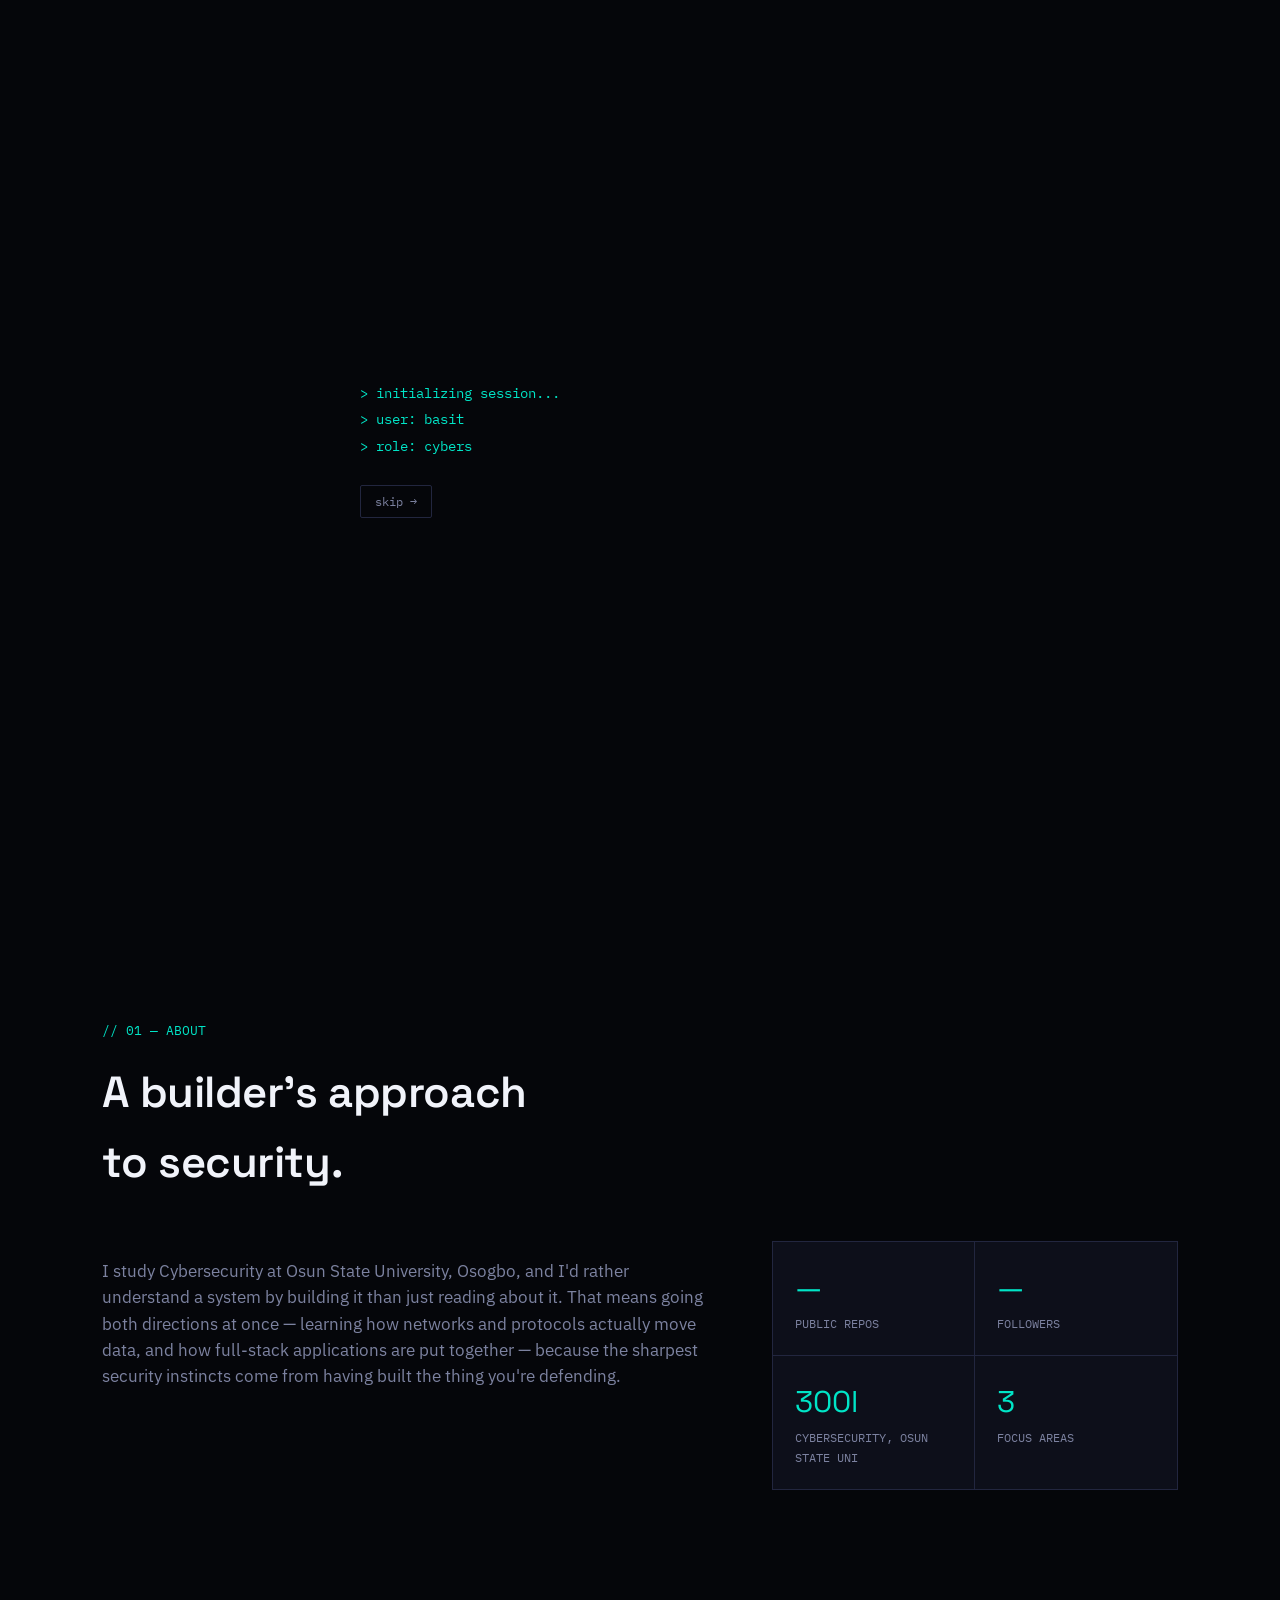
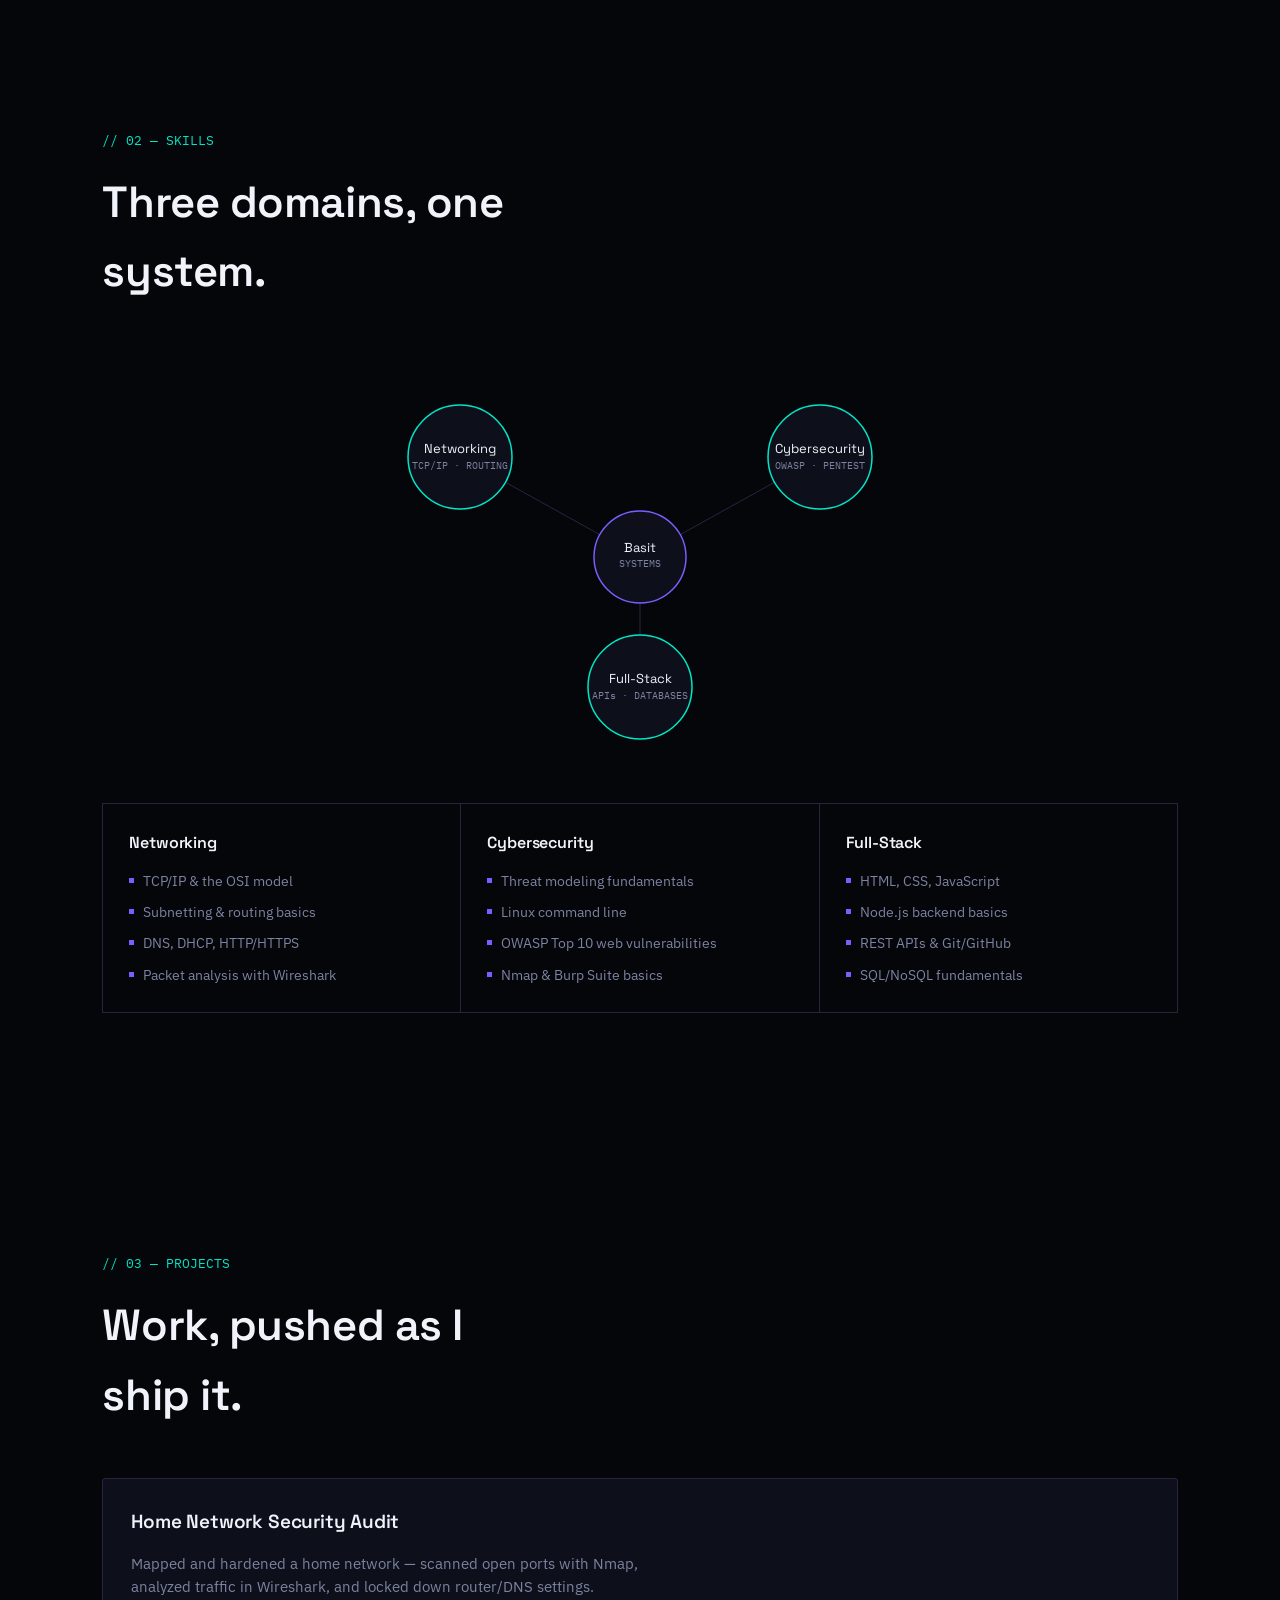
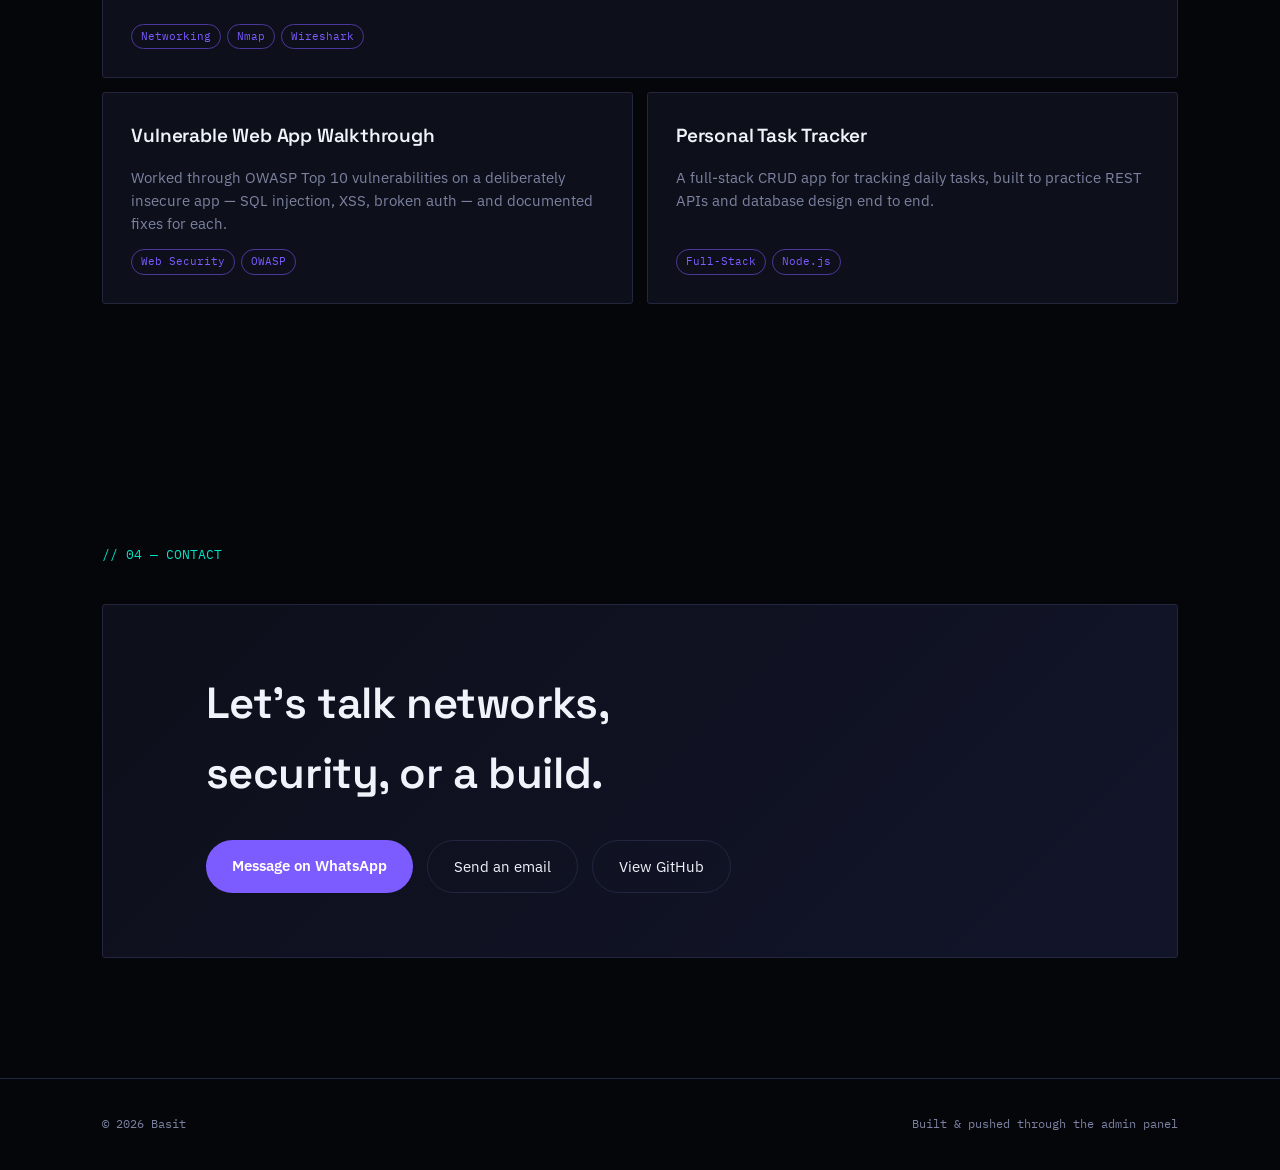
<file: index.html>
<!DOCTYPE html>
<html lang="en">
<head>
<meta charset="UTF-8">
<meta name="viewport" content="width=device-width, initial-scale=1.0">
<title>Basit — Cybersecurity, Networking & Full-Stack</title>
<meta name="description" content="Basit — Cybersecurity student. Networking, application security, and full-stack builds.">
<link rel="preconnect" href="https://fonts.googleapis.com">
<link href="https://fonts.googleapis.com/css2?family=Space+Grotesk:wght@500;600;700&family=IBM+Plex+Sans:wght@400;500;600&family=IBM+Plex+Mono:wght@400;500&display=swap" rel="stylesheet">
<link rel="stylesheet" href="style.css">
</head>
<body>

<div id="boot">
  <div class="boot-box mono" id="bootLines"></div>
</div>

<nav class="floating">
  <span class="nav-mark">B.</span>
  <a href="#about">About</a>
  <a href="#skills">Skills</a>
  <a href="#projects">Projects</a>
  <a href="https://wa.me/2348032068431" target="_blank" rel="noopener" class="nav-cta">WhatsApp</a>
</nav>

<section class="hero" id="home">
  <canvas id="netCanvas"></canvas>
  <div class="hero-inner">
    <div class="eyebrow"><span class="dot"></span>AVAILABLE FOR COLLABS &amp; INTERNSHIPS</div>
    <h1>Basit builds <span class="accent">secure</span> systems<br>from the network up.</h1>
    <p class="lede">Cybersecurity student at Osun State University — learning how networks are architected, where applications fail, and shipping full-stack projects that put both into practice.</p>
    <div class="hero-actions">
      <a class="btn-solid" href="#projects">See the work</a>
      <a class="btn-ghost" href="https://wa.me/2348032068431" target="_blank" rel="noopener">Message on WhatsApp</a>
    </div>
  </div>
  <div class="scroll-cue"><span class="line"></span>SCROLL</div>
</section>

<section class="section" id="about">
  <span class="tag-label">// 01 — ABOUT</span>
  <h2 class="display reveal">A builder's approach to security.</h2>
  <div class="about-wrap">
    <p class="reveal">I study Cybersecurity at Osun State University, Osogbo, and I'd rather understand a system by building it than just reading about it. That means going both directions at once — learning how networks and protocols actually move data, and how full-stack applications are put together — because the sharpest security instincts come from having built the thing you're defending.</p>
    <div class="gh-stats reveal" id="ghStats">
      <div class="gh-stat"><div class="num" id="ghRepos">—</div><div class="lbl">PUBLIC REPOS</div></div>
      <div class="gh-stat"><div class="num" id="ghFollowers">—</div><div class="lbl">FOLLOWERS</div></div>
      <div class="gh-stat"><div class="num">300l</div><div class="lbl">CYBERSECURITY, OSUN STATE UNI</div></div>
      <div class="gh-stat"><div class="num">3</div><div class="lbl">FOCUS AREAS</div></div>
    </div>
  </div>
</section>

<section class="section" id="skills">
  <span class="tag-label">// 02 — SKILLS</span>
  <h2 class="display reveal">Three domains, one system.</h2>

  <div class="orbit-wrap reveal">
    <svg viewBox="0 0 640 380" fill="none">
      <g stroke="#22263F" stroke-width="1">
        <line x1="320" y1="190" x2="140" y2="90"/>
        <line x1="320" y1="190" x2="500" y2="90"/>
        <line x1="320" y1="190" x2="320" y2="320"/>
      </g>
      <circle cx="320" cy="190" r="46" fill="#0D0F1A" stroke="#7C5CFF" stroke-width="1.5"/>
      <text x="320" y="185" text-anchor="middle" class="orbit-label">Basit</text>
      <text x="320" y="200" text-anchor="middle" class="orbit-sub">SYSTEMS</text>

      <circle cx="140" cy="90" r="52" fill="#0D0F1A" stroke="#00E5C7" stroke-width="1.5"/>
      <text x="140" y="86" text-anchor="middle" class="orbit-label">Networking</text>
      <text x="140" y="102" text-anchor="middle" class="orbit-sub">TCP/IP · ROUTING</text>

      <circle cx="500" cy="90" r="52" fill="#0D0F1A" stroke="#00E5C7" stroke-width="1.5"/>
      <text x="500" y="86" text-anchor="middle" class="orbit-label">Cybersecurity</text>
      <text x="500" y="102" text-anchor="middle" class="orbit-sub">OWASP · PENTEST</text>

      <circle cx="320" cy="320" r="52" fill="#0D0F1A" stroke="#00E5C7" stroke-width="1.5"/>
      <text x="320" y="316" text-anchor="middle" class="orbit-label">Full-Stack</text>
      <text x="320" y="332" text-anchor="middle" class="orbit-sub">APIs · DATABASES</text>
    </svg>
  </div>

  <div class="skill-lists reveal">
    <div class="col">
      <h3>Networking</h3>
      <ul>
        <li>TCP/IP &amp; the OSI model</li>
        <li>Subnetting &amp; routing basics</li>
        <li>DNS, DHCP, HTTP/HTTPS</li>
        <li>Packet analysis with Wireshark</li>
      </ul>
    </div>
    <div class="col">
      <h3>Cybersecurity</h3>
      <ul>
        <li>Threat modeling fundamentals</li>
        <li>Linux command line</li>
        <li>OWASP Top 10 web vulnerabilities</li>
        <li>Nmap &amp; Burp Suite basics</li>
      </ul>
    </div>
    <div class="col">
      <h3>Full-Stack</h3>
      <ul>
        <li>HTML, CSS, JavaScript</li>
        <li>Node.js backend basics</li>
        <li>REST APIs &amp; Git/GitHub</li>
        <li>SQL/NoSQL fundamentals</li>
      </ul>
    </div>
  </div>
</section>

<section class="section" id="projects">
  <span class="tag-label">// 03 — PROJECTS</span>
  <h2 class="display reveal">Work, pushed as I ship it.</h2>
  <div class="bento reveal" id="projGrid">
    <div class="proj-empty">Loading projects…</div>
  </div>
</section>

<section class="section" id="contact">
  <span class="tag-label">// 04 — CONTACT</span>
  <div class="contact-panel reveal">
    <h2 class="display">Let's talk networks, security, or a build.</h2>
    <div class="contact-actions">
      <a class="btn-solid" href="https://wa.me/2348032068431" target="_blank" rel="noopener">Message on WhatsApp</a>
      <a class="btn-ghost" id="emailLink" href="#">Send an email</a>
      <a class="btn-ghost" id="githubLink" href="#" target="_blank" rel="noopener">View GitHub</a>
    </div>
  </div>
</section>

<footer>
  <span>© <span id="year"></span> Basit</span>
  <span>Built &amp; pushed through the admin panel</span>
</footer>

<script src="script.js"></script>
</body>
</html>
</file>
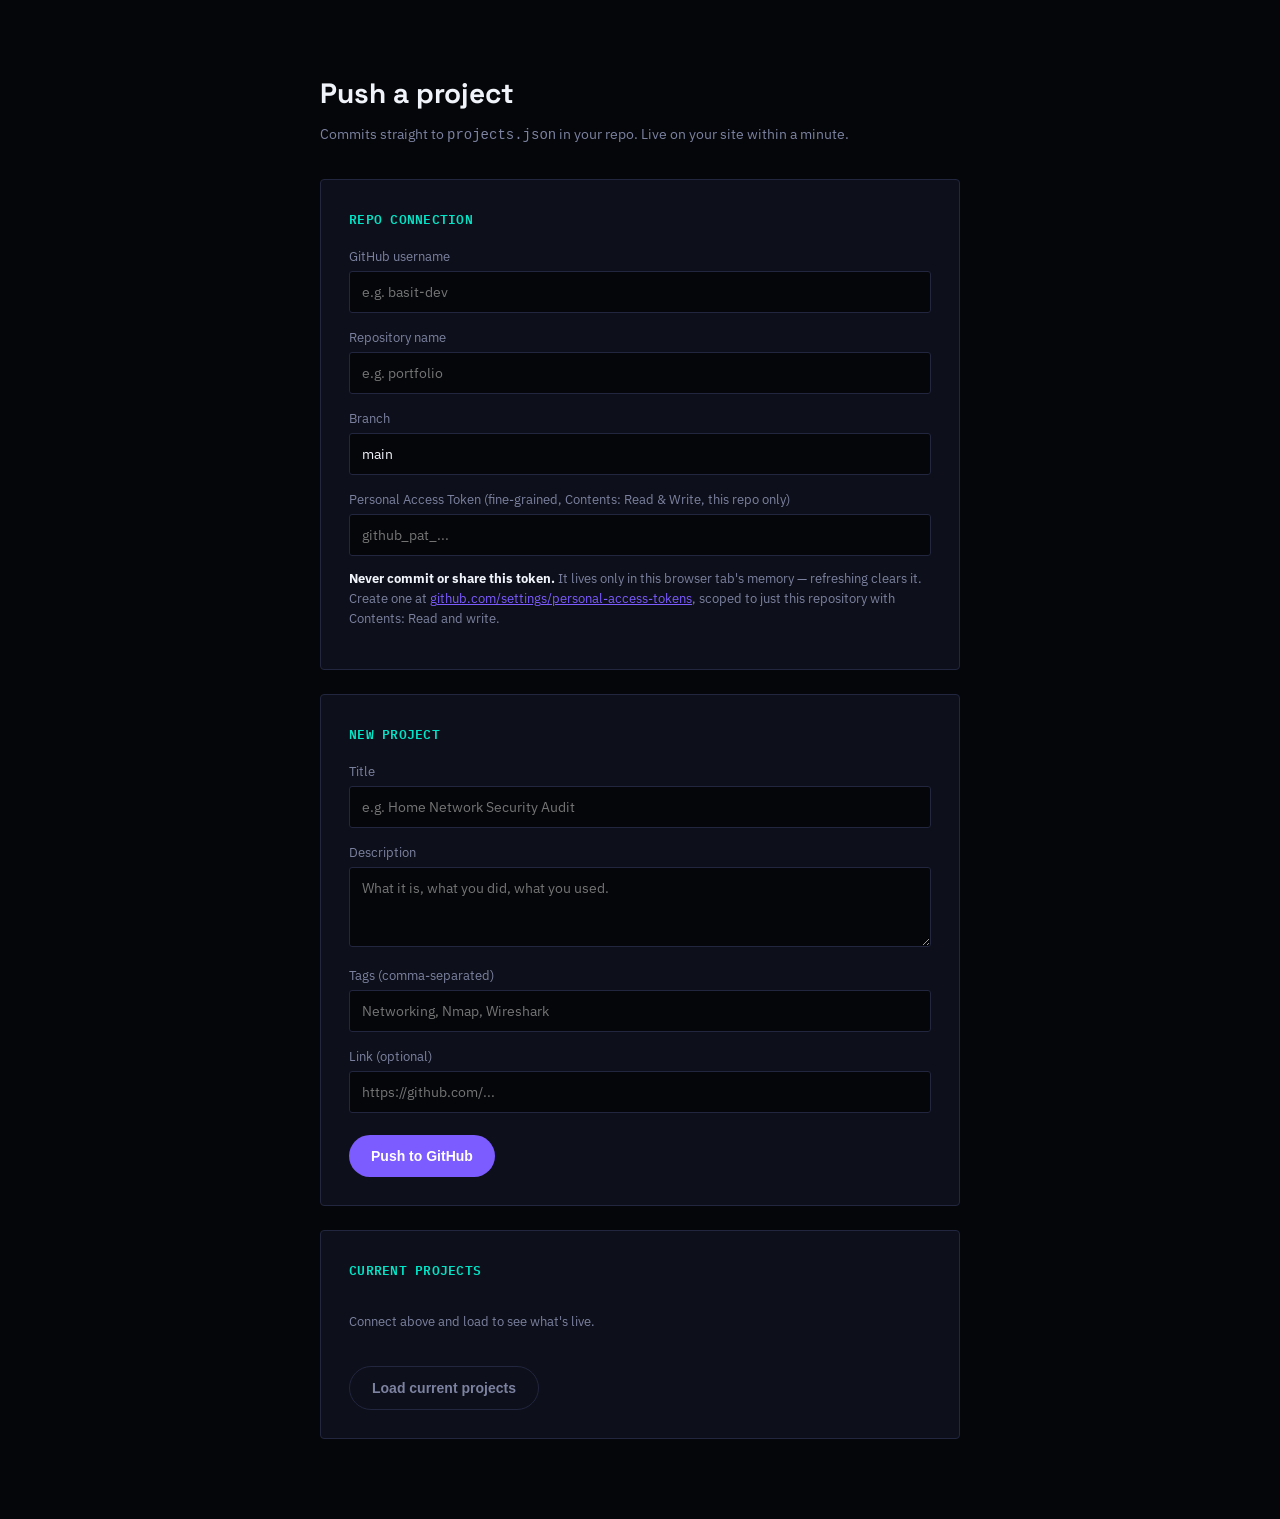
<file: admin.html>
<!DOCTYPE html>
<html lang="en">
<head>
<meta charset="UTF-8">
<meta name="viewport" content="width=device-width, initial-scale=1.0">
<title>Admin — Push a Project</title>
<link href="https://fonts.googleapis.com/css2?family=Space+Grotesk:wght@600&family=IBM+Plex+Sans:wght@400;500;600&family=IBM+Plex+Mono:wght@400;500&display=swap" rel="stylesheet">
<style>
  :root{
    --bg:#05060A;--surface:#0D0F1A;--line:#22263F;
    --text:#F1F3FA;--dim:#7C82A0;--violet:#7C5CFF;--cyan:#00E5C7;
  }
  *{box-sizing:border-box;}
  body{background:var(--bg);color:var(--text);font-family:'IBM Plex Sans',sans-serif;margin:0;padding:56px 20px;}
  .wrap{max-width:640px;margin:0 auto;}
  h1{font-family:'Space Grotesk',sans-serif;font-size:28px;margin-bottom:6px;}
  p.sub{color:var(--dim);font-size:14px;margin-bottom:36px;}
  .card{background:var(--surface);border:1px solid var(--line);padding:28px;margin-bottom:24px;border-radius:4px;}
  .card h2{font-size:13px;color:var(--cyan);margin:0 0 18px;font-weight:600;font-family:'IBM Plex Mono',monospace;letter-spacing:.02em;}
  label{display:block;font-size:13px;color:var(--dim);margin:16px 0 6px;}
  label:first-child{margin-top:0;}
  input,textarea{
    width:100%;background:var(--bg);border:1px solid var(--line);color:var(--text);
    padding:11px 12px;font-family:inherit;font-size:14px;border-radius:3px;
  }
  textarea{resize:vertical;min-height:80px;}
  input:focus,textarea:focus{outline:none;border-color:var(--violet);}
  button{
    background:var(--violet);color:#fff;border:none;padding:13px 22px;
    font-weight:600;font-size:14px;border-radius:999px;cursor:pointer;margin-top:22px;
  }
  button:hover{background:#9376ff;}
  button:disabled{opacity:.5;cursor:not-allowed;}
  .status{margin-top:16px;font-size:13.5px;padding:12px 14px;border-radius:3px;display:none;font-family:'IBM Plex Mono',monospace;}
  .status.ok{display:block;background:rgba(0,229,199,.1);color:var(--cyan);border:1px solid var(--cyan);}
  .status.err{display:block;background:rgba(255,92,92,.1);color:#ff8a8a;border:1px solid #a24545;}
  .note{font-size:12.5px;color:var(--dim);line-height:1.6;}
  .note strong{color:var(--text);}
  a{color:var(--violet);}
  .plist{display:flex;flex-direction:column;gap:10px;}
  .plist-item{display:flex;justify-content:space-between;align-items:center;background:var(--bg);border:1px solid var(--line);padding:10px 14px;font-size:13.5px;border-radius:3px;}
  .plist-item button{margin:0;background:none;border:1px solid var(--line);color:var(--dim);padding:5px 10px;font-size:12px;border-radius:3px;}
  .plist-item button:hover{color:#ff8a8a;border-color:#a24545;background:none;}
  .load-btn{background:none;border:1px solid var(--line);color:var(--dim);}
  .load-btn:hover{color:var(--text);border-color:var(--violet);background:none;}
</style>
</head>
<body>
<div class="wrap">
  <h1>Push a project</h1>
  <p class="sub">Commits straight to <code>projects.json</code> in your repo. Live on your site within a minute.</p>

  <div class="card">
    <h2>REPO CONNECTION</h2>
    <label>GitHub username</label>
    <input id="ghOwner" placeholder="e.g. basit-dev">
    <label>Repository name</label>
    <input id="ghRepo" placeholder="e.g. portfolio">
    <label>Branch</label>
    <input id="ghBranch" value="main">
    <label>Personal Access Token (fine-grained, Contents: Read & Write, this repo only)</label>
    <input id="ghToken" type="password" placeholder="github_pat_...">
    <p class="note">
      <strong>Never commit or share this token.</strong> It lives only in this browser tab's memory — refreshing clears it. Create one at
      <a href="https://github.com/settings/personal-access-tokens/new" target="_blank" rel="noopener">github.com/settings/personal-access-tokens</a>,
      scoped to just this repository with Contents: Read and write.
    </p>
  </div>

  <div class="card">
    <h2>NEW PROJECT</h2>
    <label>Title</label>
    <input id="pTitle" placeholder="e.g. Home Network Security Audit">
    <label>Description</label>
    <textarea id="pDesc" placeholder="What it is, what you did, what you used."></textarea>
    <label>Tags (comma-separated)</label>
    <input id="pTags" placeholder="Networking, Nmap, Wireshark">
    <label>Link (optional)</label>
    <input id="pLink" placeholder="https://github.com/...">
    <button id="pushBtn">Push to GitHub</button>
    <div class="status" id="status"></div>
  </div>

  <div class="card">
    <h2>CURRENT PROJECTS</h2>
    <div class="plist" id="plist"><p class="note">Connect above and load to see what's live.</p></div>
    <button class="load-btn" id="loadBtn">Load current projects</button>
  </div>
</div>

<script>
const $ = id => document.getElementById(id);
const statusEl = $("status");
let currentSha = null;
let currentProjects = [];

function showStatus(msg, ok) {
  statusEl.textContent = msg;
  statusEl.className = "status " + (ok ? "ok" : "err");
}
function apiUrl() {
  const owner = $("ghOwner").value.trim();
  const repo = $("ghRepo").value.trim();
  return `https://api.github.com/repos/${owner}/${repo}/contents/projects.json`;
}
async function fetchProjects() {
  const token = $("ghToken").value.trim();
  const branch = $("ghBranch").value.trim() || "main";
  if (!$("ghOwner").value || !$("ghRepo").value || !token) {
    showStatus("Fill in username, repo, and token first.", false);
    return;
  }
  try {
    const res = await fetch(`${apiUrl()}?ref=${branch}`, {
      headers: { Authorization: `Bearer ${token}`, Accept: "application/vnd.github+json" }
    });
    if (!res.ok) throw new Error(`GitHub returned ${res.status}`);
    const data = await res.json();
    currentSha = data.sha;
    currentProjects = JSON.parse(decodeURIComponent(escape(atob(data.content))));
    renderList();
    showStatus("Loaded current projects.json.", true);
  } catch (e) {
    showStatus("Couldn't load: " + e.message, false);
  }
}
function renderList() {
  const list = $("plist");
  if (!currentProjects.length) { list.innerHTML = `<p class="note">No projects yet.</p>`; return; }
  list.innerHTML = currentProjects.map((p, i) => `
    <div class="plist-item"><span>${p.title}</span><button data-i="${i}" class="rm">Remove</button></div>
  `).join("");
  list.querySelectorAll(".rm").forEach(btn =>
    btn.addEventListener("click", () => { currentProjects.splice(+btn.dataset.i, 1); renderList(); })
  );
}
async function pushProjects(commitMsg) {
  const token = $("ghToken").value.trim();
  const branch = $("ghBranch").value.trim() || "main";
  const content = btoa(unescape(encodeURIComponent(JSON.stringify(currentProjects, null, 2))));
  const res = await fetch(apiUrl(), {
    method: "PUT",
    headers: { Authorization: `Bearer ${token}`, Accept: "application/vnd.github+json" },
    body: JSON.stringify({ message: commitMsg, content, sha: currentSha, branch })
  });
  if (!res.ok) {
    const err = await res.json().catch(() => ({}));
    throw new Error(err.message || `GitHub returned ${res.status}`);
  }
  const data = await res.json();
  currentSha = data.content.sha;
}
$("loadBtn").addEventListener("click", fetchProjects);
$("pushBtn").addEventListener("click", async () => {
  const title = $("pTitle").value.trim();
  const description = $("pDesc").value.trim();
  const tags = $("pTags").value.split(",").map(t => t.trim()).filter(Boolean);
  const link = $("pLink").value.trim();
  if (!title || !description) { showStatus("Add at least a title and description.", false); return; }
  $("pushBtn").disabled = true;
  showStatus("Pushing to GitHub…", true);
  try {
    if (currentSha === null) await fetchProjects();
    currentProjects.unshift({ title, description, tags, link });
    await pushProjects(`Add project: ${title}`);
    showStatus(`"${title}" pushed. It'll show on your site shortly.`, true);
    renderList();
    $("pTitle").value = ""; $("pDesc").value = ""; $("pTags").value = ""; $("pLink").value = "";
  } catch (e) {
    showStatus("Push failed: " + e.message, false);
  } finally {
    $("pushBtn").disabled = false;
  }
});
</script>
</body>
</html>
</file>
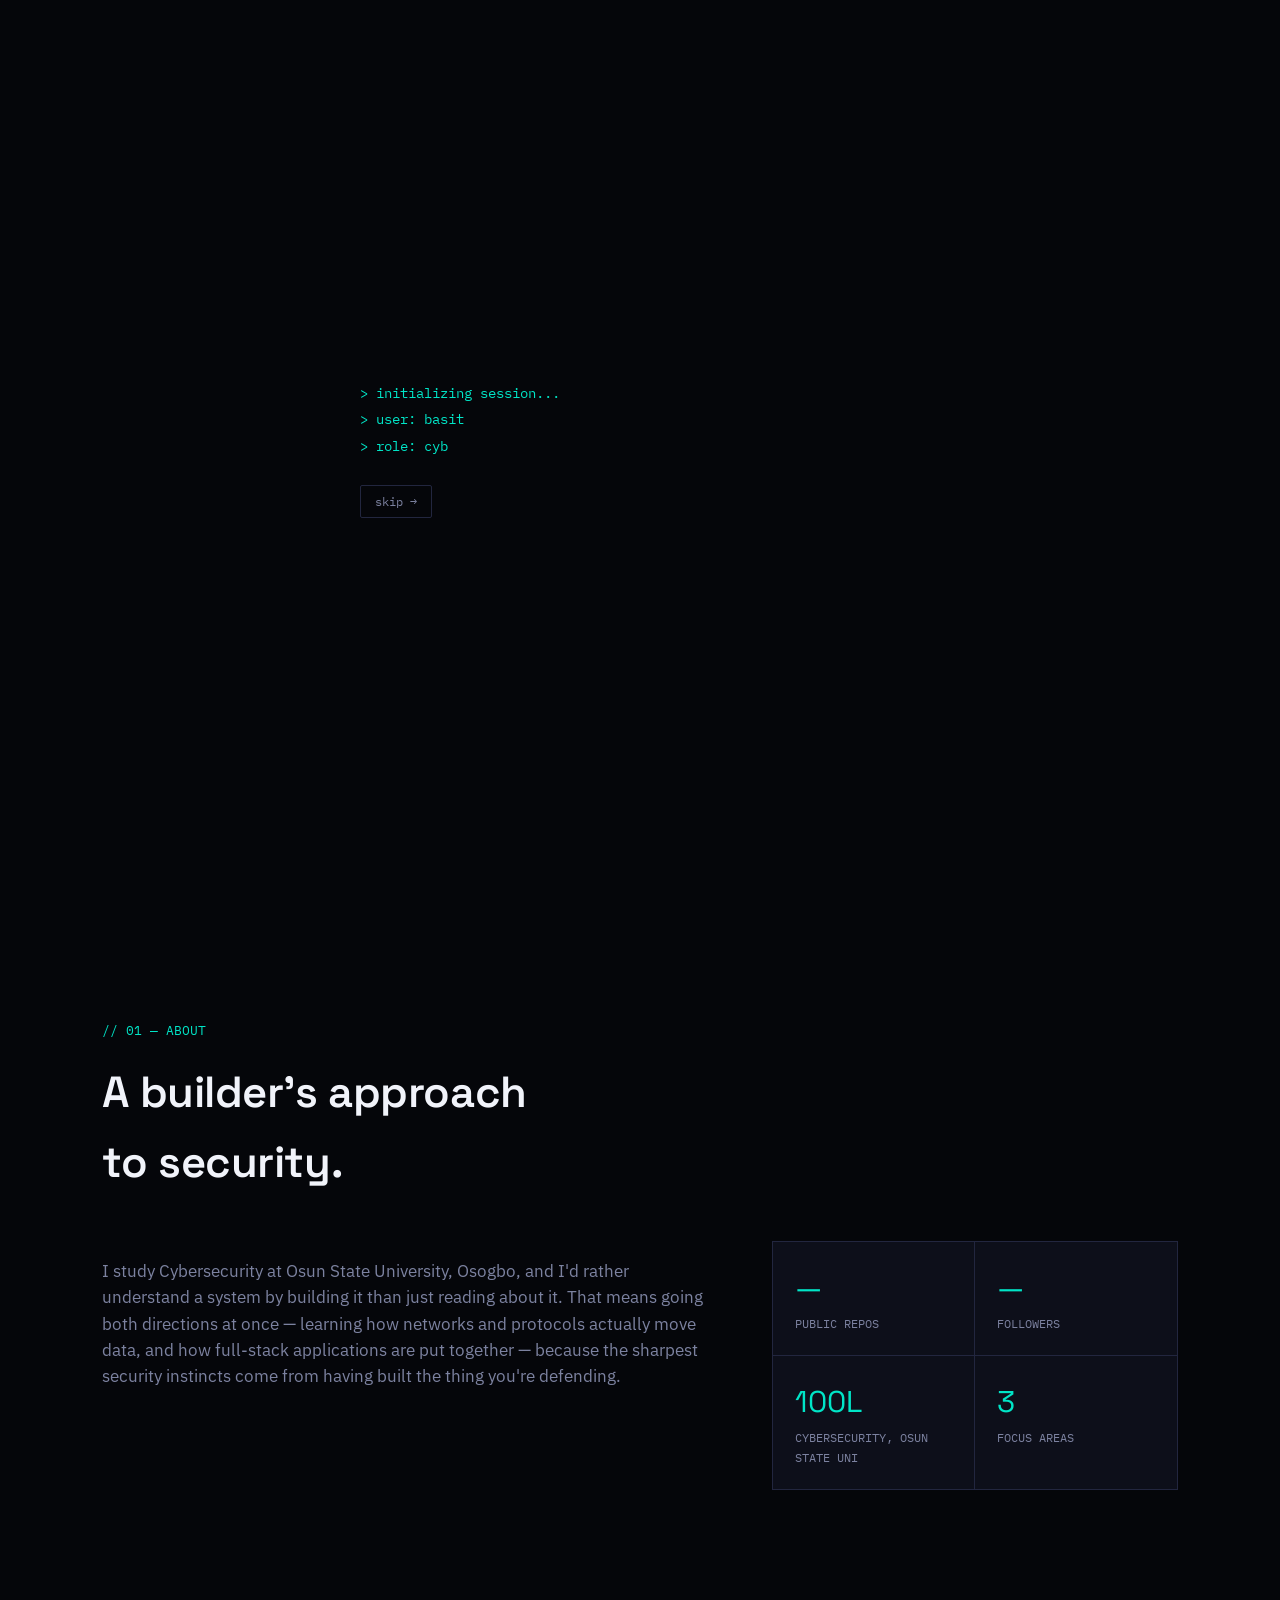
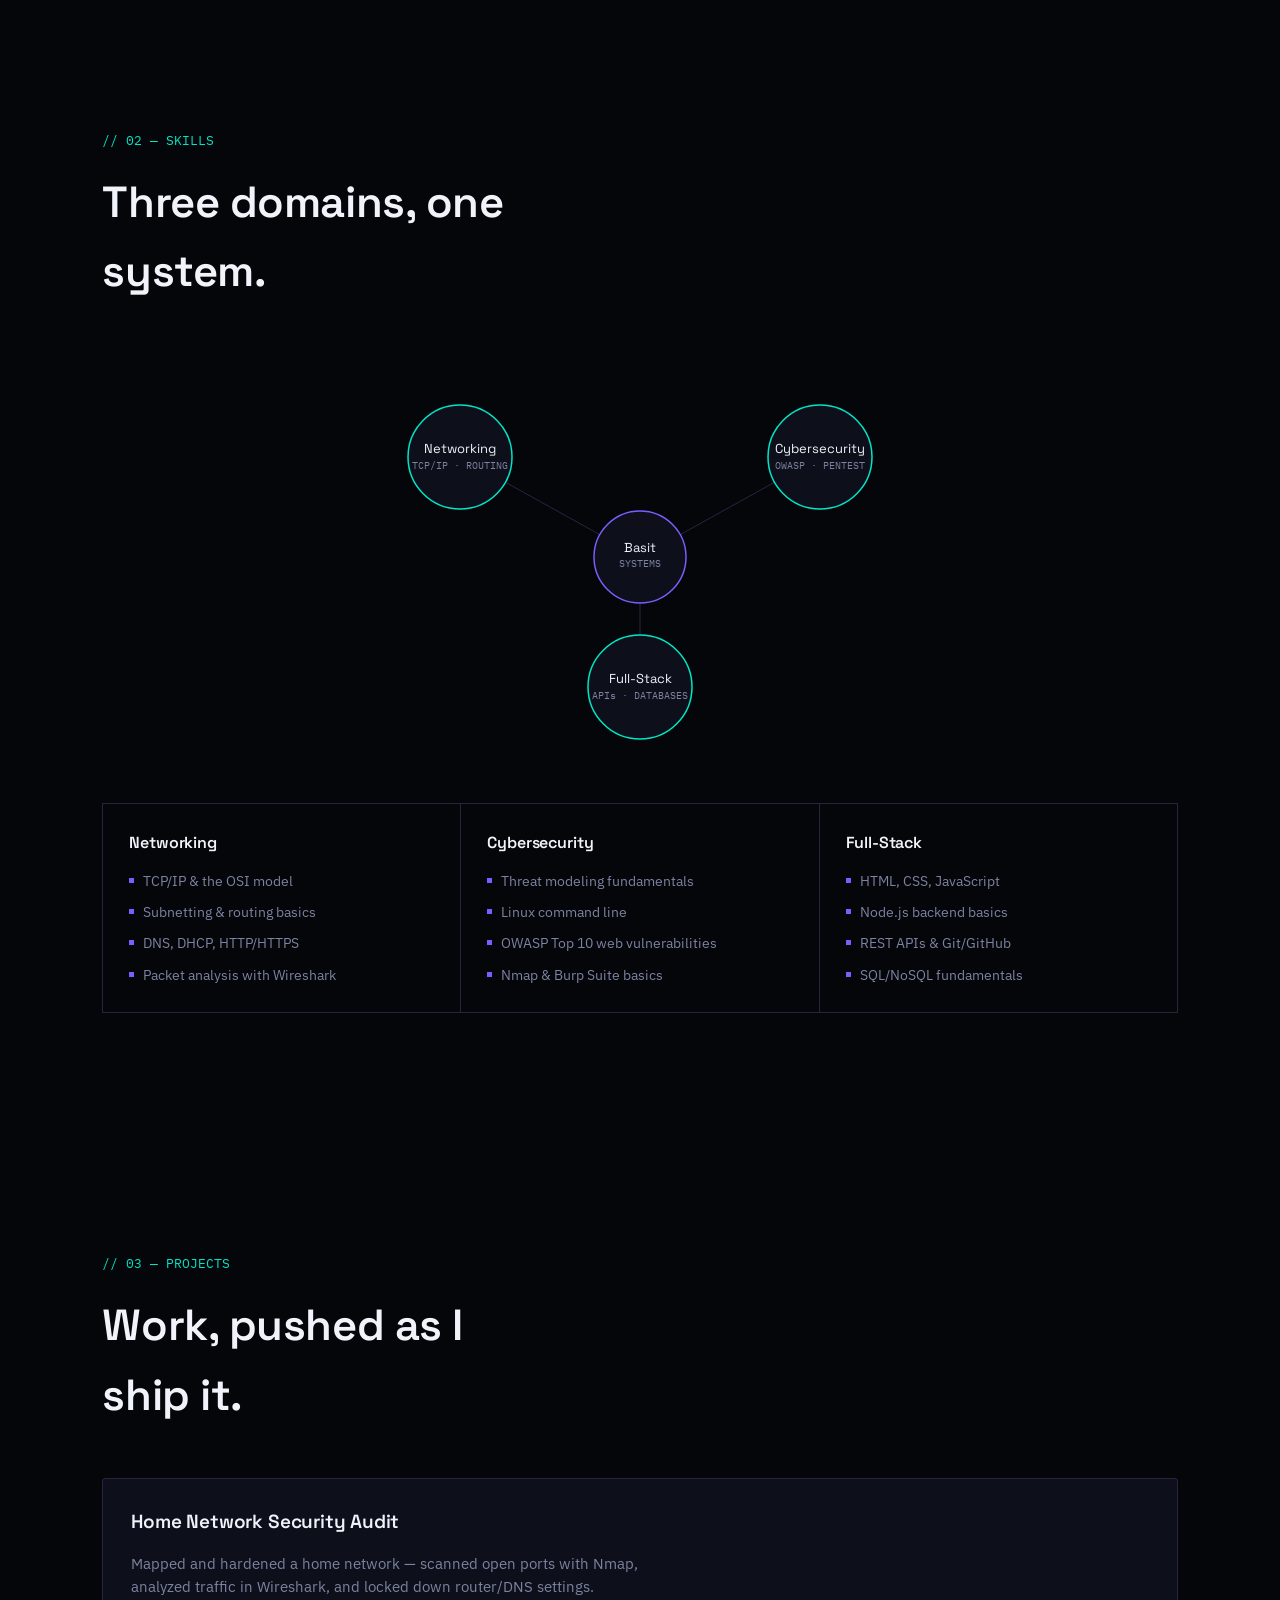
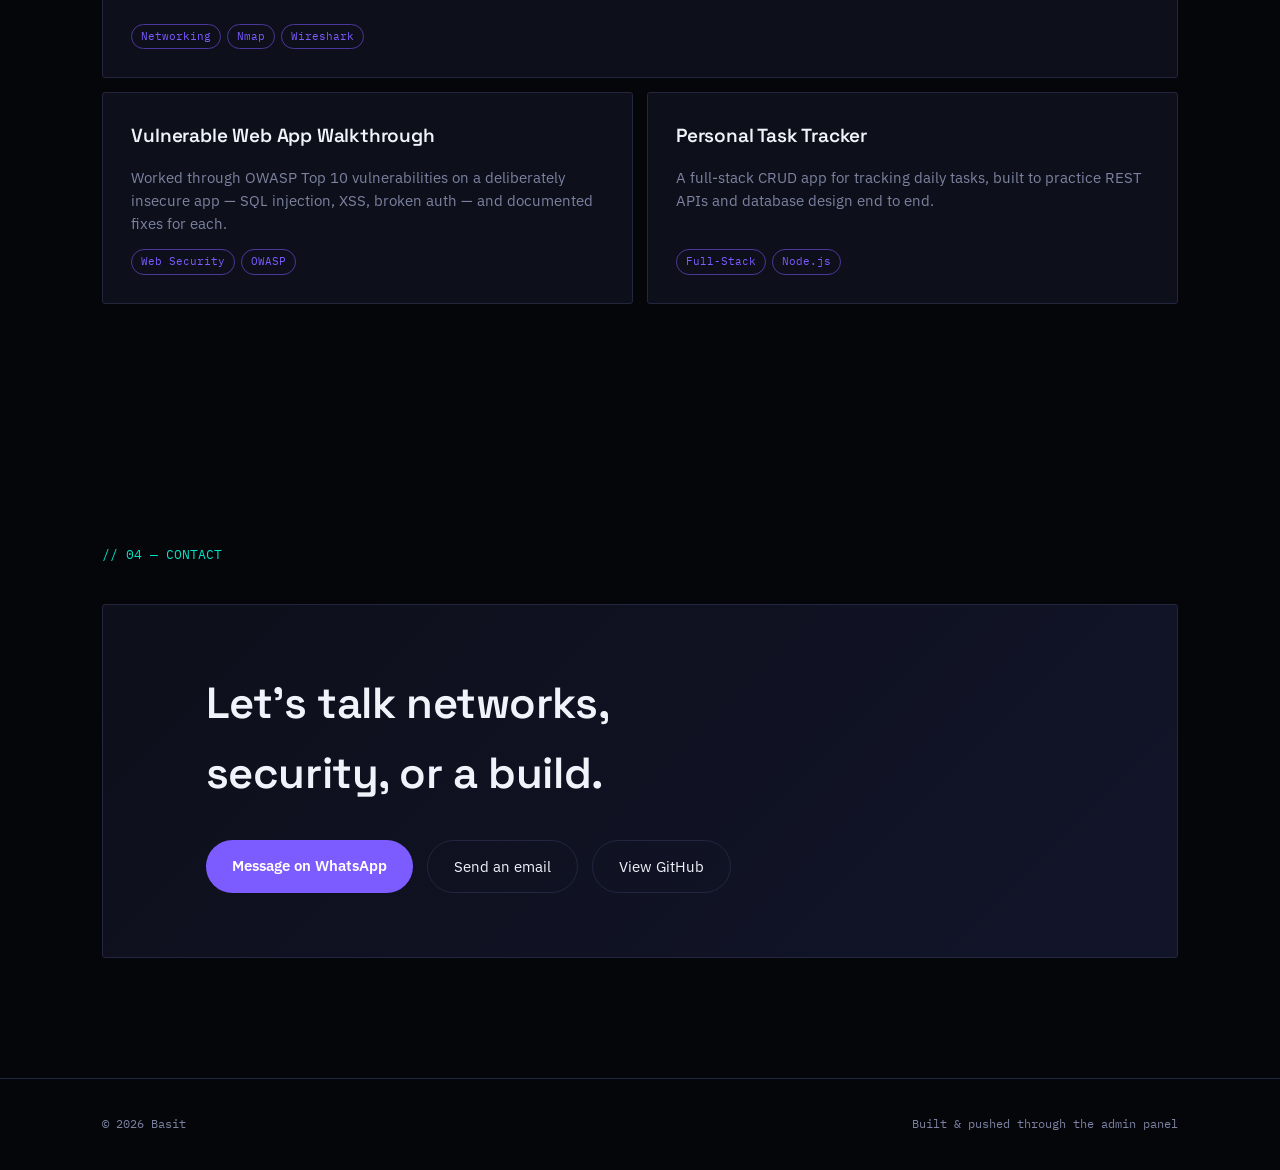
<file: index (1).html>
<!DOCTYPE html>
<html lang="en">
<head>
<meta charset="UTF-8">
<meta name="viewport" content="width=device-width, initial-scale=1.0">
<title>Basit — Cybersecurity, Networking & Full-Stack</title>
<meta name="description" content="Basit — Cybersecurity student. Networking, application security, and full-stack builds.">
<link rel="preconnect" href="https://fonts.googleapis.com">
<link href="https://fonts.googleapis.com/css2?family=Space+Grotesk:wght@500;600;700&family=IBM+Plex+Sans:wght@400;500;600&family=IBM+Plex+Mono:wght@400;500&display=swap" rel="stylesheet">
<link rel="stylesheet" href="style.css">
</head>
<body>

<div id="boot">
  <div class="boot-box mono" id="bootLines"></div>
</div>

<nav class="floating">
  <span class="nav-mark">B.</span>
  <a href="#about">About</a>
  <a href="#skills">Skills</a>
  <a href="#projects">Projects</a>
  <a href="https://wa.me/2348032068431" target="_blank" rel="noopener" class="nav-cta">WhatsApp</a>
</nav>

<section class="hero" id="home">
  <canvas id="netCanvas"></canvas>
  <div class="hero-inner">
    <div class="eyebrow"><span class="dot"></span>AVAILABLE FOR COLLABS &amp; INTERNSHIPS</div>
    <h1>Basit builds <span class="accent">secure</span> systems<br>from the network up.</h1>
    <p class="lede">Cybersecurity student at Osun State University — learning how networks are architected, where applications fail, and shipping full-stack projects that put both into practice.</p>
    <div class="hero-actions">
      <a class="btn-solid" href="#projects">See the work</a>
      <a class="btn-ghost" href="https://wa.me/2348032068431" target="_blank" rel="noopener">Message on WhatsApp</a>
    </div>
  </div>
  <div class="scroll-cue"><span class="line"></span>SCROLL</div>
</section>

<section class="section" id="about">
  <span class="tag-label">// 01 — ABOUT</span>
  <h2 class="display reveal">A builder's approach to security.</h2>
  <div class="about-wrap">
    <p class="reveal">I study Cybersecurity at Osun State University, Osogbo, and I'd rather understand a system by building it than just reading about it. That means going both directions at once — learning how networks and protocols actually move data, and how full-stack applications are put together — because the sharpest security instincts come from having built the thing you're defending.</p>
    <div class="gh-stats reveal" id="ghStats">
      <div class="gh-stat"><div class="num" id="ghRepos">—</div><div class="lbl">PUBLIC REPOS</div></div>
      <div class="gh-stat"><div class="num" id="ghFollowers">—</div><div class="lbl">FOLLOWERS</div></div>
      <div class="gh-stat"><div class="num">100L</div><div class="lbl">CYBERSECURITY, OSUN STATE UNI</div></div>
      <div class="gh-stat"><div class="num">3</div><div class="lbl">FOCUS AREAS</div></div>
    </div>
  </div>
</section>

<section class="section" id="skills">
  <span class="tag-label">// 02 — SKILLS</span>
  <h2 class="display reveal">Three domains, one system.</h2>

  <div class="orbit-wrap reveal">
    <svg viewBox="0 0 640 380" fill="none">
      <g stroke="#22263F" stroke-width="1">
        <line x1="320" y1="190" x2="140" y2="90"/>
        <line x1="320" y1="190" x2="500" y2="90"/>
        <line x1="320" y1="190" x2="320" y2="320"/>
      </g>
      <circle cx="320" cy="190" r="46" fill="#0D0F1A" stroke="#7C5CFF" stroke-width="1.5"/>
      <text x="320" y="185" text-anchor="middle" class="orbit-label">Basit</text>
      <text x="320" y="200" text-anchor="middle" class="orbit-sub">SYSTEMS</text>

      <circle cx="140" cy="90" r="52" fill="#0D0F1A" stroke="#00E5C7" stroke-width="1.5"/>
      <text x="140" y="86" text-anchor="middle" class="orbit-label">Networking</text>
      <text x="140" y="102" text-anchor="middle" class="orbit-sub">TCP/IP · ROUTING</text>

      <circle cx="500" cy="90" r="52" fill="#0D0F1A" stroke="#00E5C7" stroke-width="1.5"/>
      <text x="500" y="86" text-anchor="middle" class="orbit-label">Cybersecurity</text>
      <text x="500" y="102" text-anchor="middle" class="orbit-sub">OWASP · PENTEST</text>

      <circle cx="320" cy="320" r="52" fill="#0D0F1A" stroke="#00E5C7" stroke-width="1.5"/>
      <text x="320" y="316" text-anchor="middle" class="orbit-label">Full-Stack</text>
      <text x="320" y="332" text-anchor="middle" class="orbit-sub">APIs · DATABASES</text>
    </svg>
  </div>

  <div class="skill-lists reveal">
    <div class="col">
      <h3>Networking</h3>
      <ul>
        <li>TCP/IP &amp; the OSI model</li>
        <li>Subnetting &amp; routing basics</li>
        <li>DNS, DHCP, HTTP/HTTPS</li>
        <li>Packet analysis with Wireshark</li>
      </ul>
    </div>
    <div class="col">
      <h3>Cybersecurity</h3>
      <ul>
        <li>Threat modeling fundamentals</li>
        <li>Linux command line</li>
        <li>OWASP Top 10 web vulnerabilities</li>
        <li>Nmap &amp; Burp Suite basics</li>
      </ul>
    </div>
    <div class="col">
      <h3>Full-Stack</h3>
      <ul>
        <li>HTML, CSS, JavaScript</li>
        <li>Node.js backend basics</li>
        <li>REST APIs &amp; Git/GitHub</li>
        <li>SQL/NoSQL fundamentals</li>
      </ul>
    </div>
  </div>
</section>

<section class="section" id="projects">
  <span class="tag-label">// 03 — PROJECTS</span>
  <h2 class="display reveal">Work, pushed as I ship it.</h2>
  <div class="bento reveal" id="projGrid">
    <div class="proj-empty">Loading projects…</div>
  </div>
</section>

<section class="section" id="contact">
  <span class="tag-label">// 04 — CONTACT</span>
  <div class="contact-panel reveal">
    <h2 class="display">Let's talk networks, security, or a build.</h2>
    <div class="contact-actions">
      <a class="btn-solid" href="https://wa.me/2348032068431" target="_blank" rel="noopener">Message on WhatsApp</a>
      <a class="btn-ghost" id="emailLink" href="#">Send an email</a>
      <a class="btn-ghost" id="githubLink" href="#" target="_blank" rel="noopener">View GitHub</a>
    </div>
  </div>
</section>

<footer>
  <span>© <span id="year"></span> Basit</span>
  <span>Built &amp; pushed through the admin panel</span>
</footer>

<script src="script.js"></script>
</body>
</html>
</file>
<file: style.css>
:root{
  --bg:#05060A;
  --surface:#0D0F1A;
  --surface-2:#12152A;
  --line:#22263F;
  --text:#F1F3FA;
  --dim:#7C82A0;
  --violet:#7C5CFF;
  --violet-dim:#4A3899;
  --cyan:#00E5C7;
  --radius:3px;
}
*{box-sizing:border-box;}
html{scroll-behavior:smooth;}
body{
  margin:0;background:var(--bg);color:var(--text);
  font-family:'IBM Plex Sans',system-ui,sans-serif;
  line-height:1.6;overflow-x:hidden;
}
h1,h2,h3,.display{font-family:'Space Grotesk',sans-serif;font-weight:600;letter-spacing:-0.01em;margin:0;}
.mono{font-family:'IBM Plex Mono',monospace;}
a{color:inherit;text-decoration:none;}
p{color:var(--dim);max-width:60ch;}
code{font-family:'IBM Plex Mono',monospace;}

/* ---- Boot overlay ---- */
#boot{
  position:fixed;inset:0;z-index:200;background:#05060A;
  display:flex;align-items:center;justify-content:center;
  transition:opacity .5s ease, visibility .5s ease;
}
#boot.hidden{opacity:0;visibility:hidden;pointer-events:none;}
.boot-box{width:min(560px,88vw);}
.boot-line{font-family:'IBM Plex Mono',monospace;font-size:14px;color:var(--cyan);
  min-height:20px;margin-bottom:4px;white-space:pre-wrap;}
.boot-line .ok{color:var(--violet);}
.boot-cursor{display:inline-block;width:8px;height:14px;background:var(--cyan);
  animation:blink 1s steps(1) infinite;vertical-align:middle;margin-left:2px;}
@keyframes blink{50%{opacity:0;}}
.skip-boot{
  margin-top:24px;background:none;border:1px solid var(--line);color:var(--dim);
  font-family:'IBM Plex Mono',monospace;font-size:12px;padding:8px 14px;
  cursor:pointer;border-radius:2px;
}
.skip-boot:hover{color:var(--text);border-color:var(--violet);}

/* ---- Nav ---- */
nav.floating{
  position:fixed;top:20px;left:50%;transform:translateX(-50%);z-index:60;
  display:flex;align-items:center;gap:4px;
  background:rgba(13,15,26,.75);backdrop-filter:blur(14px);
  border:1px solid var(--line);border-radius:999px;padding:6px;
}
nav.floating a{font-size:13.5px;color:var(--dim);padding:9px 16px;border-radius:999px;transition:color .15s, background .15s;}
nav.floating a:hover,nav.floating a.active{color:var(--text);background:var(--surface-2);}
nav.floating .nav-cta{background:var(--violet);color:#fff;margin-left:4px;}
nav.floating .nav-cta:hover{background:#9376ff;}
.nav-mark{font-family:'Space Grotesk',sans-serif;font-weight:700;padding:0 10px 0 14px;color:var(--text);font-size:14px;}

@media (max-width:760px){
  nav.floating{width:calc(100% - 32px);left:16px;transform:none;overflow-x:auto;justify-content:flex-start;}
  .nav-mark{display:none;}
}

/* ---- Hero / canvas ---- */
.hero{position:relative;min-height:100vh;display:flex;flex-direction:column;justify-content:center;padding:0 8vw;overflow:hidden;}
#netCanvas{position:absolute;inset:0;width:100%;height:100%;z-index:0;}
.hero-inner{position:relative;z-index:2;max-width:900px;}
.eyebrow{font-family:'IBM Plex Mono',monospace;font-size:13px;color:var(--cyan);margin-bottom:20px;display:flex;align-items:center;gap:8px;}
.eyebrow .dot{width:6px;height:6px;background:var(--cyan);border-radius:50%;box-shadow:0 0 8px var(--cyan);}
.hero h1{font-size:clamp(40px,7vw,88px);line-height:0.98;}
.hero h1 .accent{color:var(--violet);}
.hero .lede{font-size:19px;margin-top:26px;max-width:56ch;}
.hero-actions{display:flex;gap:14px;margin-top:40px;flex-wrap:wrap;}
.btn-solid{background:var(--violet);color:#fff;padding:14px 26px;border-radius:999px;font-size:14.5px;font-weight:600;transition:transform .15s, background .15s;}
.btn-solid:hover{background:#9376ff;transform:translateY(-2px);}
.btn-ghost{border:1px solid var(--line);padding:14px 26px;border-radius:999px;font-size:14.5px;color:var(--text);transition:border-color .15s;}
.btn-ghost:hover{border-color:var(--cyan);}
.scroll-cue{position:absolute;bottom:36px;left:8vw;font-family:'IBM Plex Mono',monospace;font-size:11.5px;color:var(--dim);
  display:flex;align-items:center;gap:10px;z-index:2;}
.scroll-cue .line{width:32px;height:1px;background:var(--dim);}

/* ---- Reveal ---- */
.reveal{opacity:0;transform:translateY(28px);transition:opacity .7s ease,transform .7s ease;}
.reveal.in{opacity:1;transform:none;}

/* ---- Sections ---- */
.section{padding:120px 8vw;position:relative;}
.tag-label{font-family:'IBM Plex Mono',monospace;font-size:12.5px;color:var(--cyan);margin-bottom:18px;display:block;}
.section h2.display{font-size:clamp(28px,3.4vw,44px);max-width:16ch;}

/* About */
.about-wrap{display:grid;grid-template-columns:1.2fr .8fr;gap:60px;margin-top:44px;}
.about-wrap p{max-width:none;font-size:16.5px;}
.gh-stats{display:grid;grid-template-columns:1fr 1fr;gap:1px;background:var(--line);border:1px solid var(--line);}
.gh-stat{background:var(--surface);padding:22px;}
.gh-stat .num{font-family:'Space Grotesk',sans-serif;font-size:30px;color:var(--cyan);}
.gh-stat .lbl{font-size:12px;color:var(--dim);margin-top:2px;font-family:'IBM Plex Mono',monospace;}

/* Skills — orbit */
.orbit-wrap{position:relative;margin-top:60px;display:flex;justify-content:center;}
.orbit-wrap svg{width:100%;max-width:640px;height:auto;}
.orbit-label{font-family:'Space Grotesk',sans-serif;font-size:13px;fill:var(--text);}
.orbit-sub{font-family:'IBM Plex Mono',monospace;font-size:9.5px;fill:var(--dim);}
.skill-lists{display:grid;grid-template-columns:repeat(3,1fr);gap:1px;background:var(--line);border:1px solid var(--line);margin-top:56px;}
.skill-lists .col{background:var(--bg);padding:26px;}
.skill-lists h3{font-size:16px;margin-bottom:14px;}
.skill-lists ul{list-style:none;margin:0;padding:0;display:flex;flex-direction:column;gap:9px;}
.skill-lists li{font-size:14px;color:var(--dim);padding-left:14px;position:relative;}
.skill-lists li::before{content:'';position:absolute;left:0;top:8px;width:5px;height:5px;background:var(--violet);}

/* Projects — bento */
.bento{display:grid;grid-template-columns:repeat(6,1fr);gap:14px;margin-top:48px;}
.bento .card{
  grid-column:span 3;background:var(--surface);border:1px solid var(--line);
  padding:28px;border-radius:var(--radius);display:flex;flex-direction:column;gap:14px;
  transition:border-color .2s ease, transform .2s ease;min-height:200px;
}
.bento .card.wide{grid-column:span 6;}
.bento .card:hover{border-color:var(--violet);transform:translateY(-3px);}
.bento .ptop{display:flex;justify-content:space-between;align-items:flex-start;gap:12px;}
.bento h3{font-size:19px;}
.bento .plink{font-family:'IBM Plex Mono',monospace;font-size:12px;color:var(--cyan);flex-shrink:0;}
.bento p{font-size:14.5px;margin:0;}
.tag-row{display:flex;flex-wrap:wrap;gap:6px;margin-top:auto;}
.tag{font-family:'IBM Plex Mono',monospace;font-size:11px;color:var(--violet);border:1px solid var(--violet-dim);padding:3px 9px;border-radius:999px;}
.proj-empty{grid-column:span 6;padding:44px;text-align:center;color:var(--dim);border:1px dashed var(--line);border-radius:var(--radius);}

@media (max-width:820px){
  .about-wrap{grid-template-columns:1fr;}
  .skill-lists{grid-template-columns:1fr;}
  .bento{grid-template-columns:1fr;}
  .bento .card{grid-column:1/-1;}
}

/* Contact */
.contact-panel{
  background:linear-gradient(135deg,var(--surface),var(--surface-2));
  border:1px solid var(--line);border-radius:var(--radius);
  padding:64px 8vw;display:flex;justify-content:space-between;align-items:center;flex-wrap:wrap;gap:32px;
  margin-top:40px;position:relative;overflow:hidden;
}
.contact-panel h2{font-size:clamp(26px,3vw,38px);max-width:14ch;}
.contact-actions{display:flex;gap:14px;flex-wrap:wrap;}

footer{padding:36px 8vw;font-family:'IBM Plex Mono',monospace;font-size:11.5px;color:var(--dim);
  display:flex;justify-content:space-between;flex-wrap:wrap;gap:10px;border-top:1px solid var(--line);}
</file>
